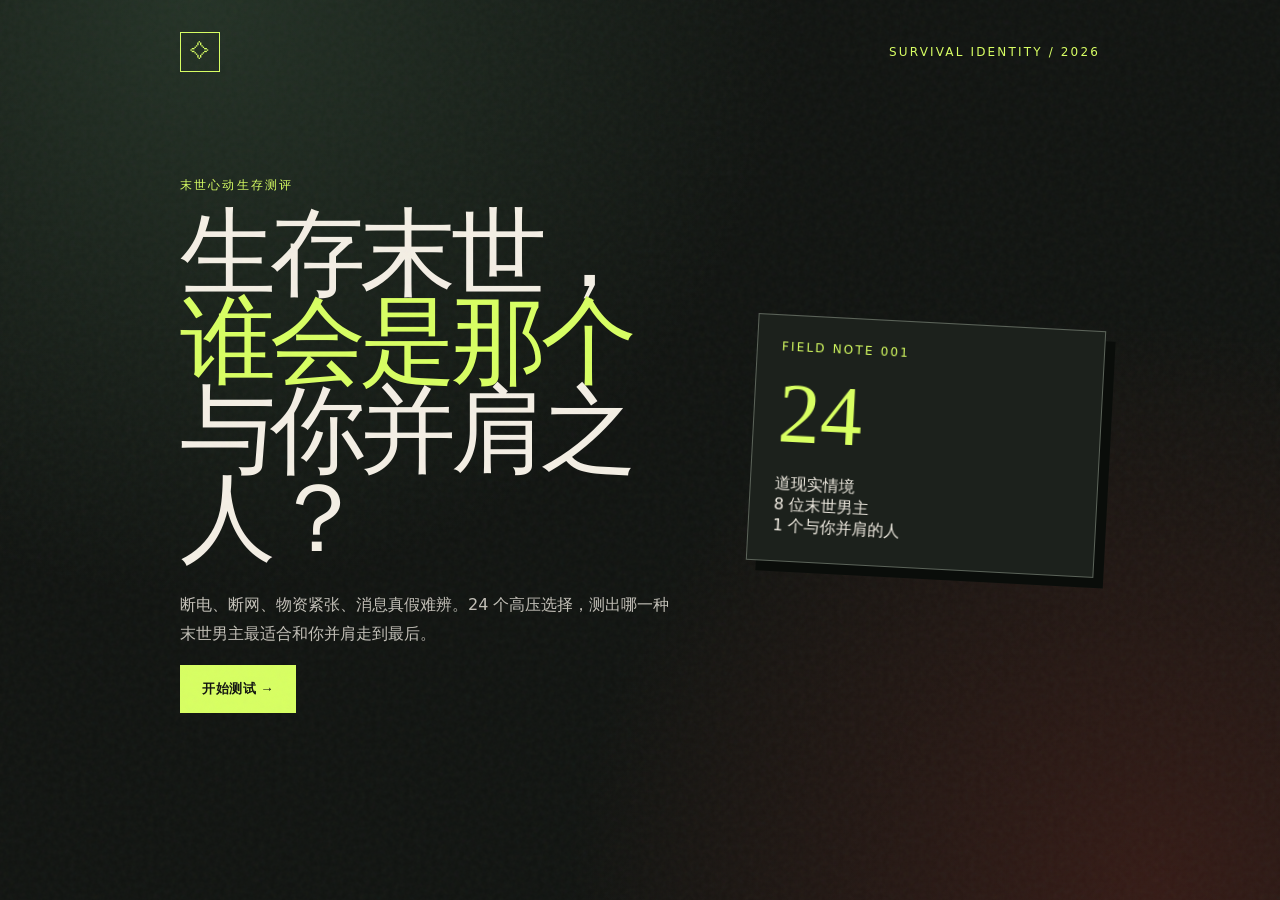
<file: index.html>
<!doctype html><html lang="zh-CN"><head><meta charset="UTF-8"><meta name="viewport" content="width=device-width,initial-scale=1"><title>末日生存测评</title><link rel="stylesheet" href="styles.css"></head><body><div class="grain"></div><main id="app"></main><script src="supabase-client.js"></script><script src="app.js"></script></body></html>
</file>
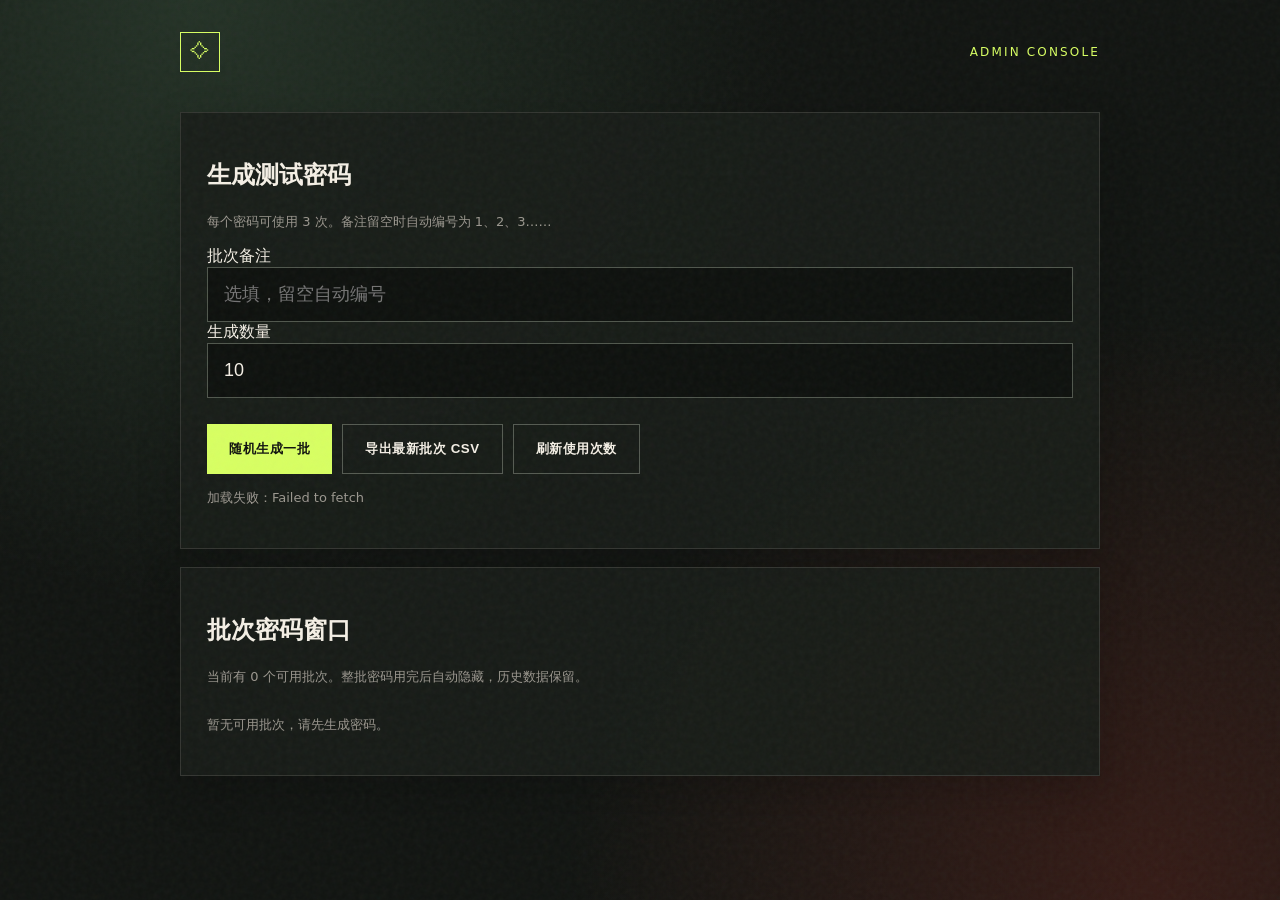
<file: admin.html>
<!doctype html><html lang="zh-CN"><head><meta charset="UTF-8"><meta name="viewport" content="width=device-width,initial-scale=1"><title>末日生存测评｜管理员后台</title><link rel="stylesheet" href="styles.css"></head><body><div class="grain"></div><main id="adminApp"></main><script src="supabase-client.js"></script><script src="admin.js" defer></script></body></html>
</file>
<file: styles.css>
:root{--ink:#f4efe5;--muted:#9b978f;--line:#343631;--bg:#111411;--accent:#d8ff62;--accent2:#ff704d;--panel:#191d19;--serif:Georgia,"Times New Roman",serif;--sans:"Segoe UI",system-ui,sans-serif}*{box-sizing:border-box}body{margin:0;background:radial-gradient(circle at 15% 0,#243226 0,transparent 42%),radial-gradient(circle at 90% 100%,#351b16 0,transparent 40%),var(--bg);color:var(--ink);font-family:var(--sans);min-height:100vh}.grain{position:fixed;inset:0;pointer-events:none;opacity:.08;background-image:url("data:image/svg+xml,%3Csvg viewBox='0 0 180 180' xmlns='http://www.w3.org/2000/svg'%3E%3Cfilter id='n'%3E%3CfeTurbulence type='fractalNoise' baseFrequency='.9' numOctaves='3' stitchTiles='stitch'/%3E%3C/filter%3E%3Crect width='100%25' height='100%25' filter='url(%23n)' opacity='.5'/%3E%3C/svg%3E")}.wrap{width:min(920px,calc(100% - 32px));margin:0 auto}.shell{padding:28px 0 50px}.eyebrow{color:var(--accent);font-size:12px;letter-spacing:.18em;text-transform:uppercase}.brand{display:flex;justify-content:space-between;align-items:center;padding:4px 0 40px}.brand-mark{width:40px;height:40px;border:1px solid var(--accent);display:grid;place-items:center;font-family:var(--serif);font-size:22px;color:var(--accent)}.hero{min-height:74vh;display:grid;align-items:center;grid-template-columns:1.2fr .8fr;gap:50px}.hero h1{font:clamp(50px,8vw,96px)/.92 var(--serif);letter-spacing:-.06em;margin:16px 0 28px;font-weight:400}.hero h1 em{color:var(--accent);font-style:normal}.hero p{color:#c3c0b8;line-height:1.8;max-width:500px}.stamp{border:1px solid #5b6359;padding:24px;transform:rotate(3deg);background:#1c211c;box-shadow:10px 10px 0 #0a0d0a}.stamp .big{font:84px/1 var(--serif);color:var(--accent);margin:18px 0}.btn{border:0;background:var(--accent);color:#10130f;padding:15px 22px;font-weight:700;letter-spacing:.04em;cursor:pointer;transition:.2s;display:inline-flex;align-items:center;gap:8px}.btn:hover{transform:translateY(-2px);box-shadow:5px 5px 0 #647b2e}.btn.ghost{background:transparent;color:var(--ink);border:1px solid #555b52}.btn.orange{background:var(--accent2);color:#fff}.panel{background:rgba(25,29,25,.88);border:1px solid var(--line);padding:26px;box-shadow:0 15px 40px rgba(0,0,0,.2)}.auth{max-width:560px;margin:12vh auto}.auth h2,.result h2{font:44px/.98 var(--serif);font-weight:400;margin:12px 0 16px}.input{width:100%;background:#0e110e;border:1px solid #50574d;color:var(--ink);padding:16px;font-size:18px;outline:none}.input:focus{border-color:var(--accent)}.hint{color:var(--muted);font-size:13px;line-height:1.7}.error{color:#ff8d6d;min-height:22px}.quiz{max-width:760px;margin:0 auto}.topline{display:flex;justify-content:space-between;color:var(--muted);font-size:13px;margin-bottom:18px}.progress{height:4px;background:#2b302b;margin-bottom:34px}.progress i{display:block;height:100%;background:var(--accent);transition:width .3s}.question{font:clamp(30px,5vw,54px)/1.1 var(--serif);margin:0 0 28px;font-weight:400}.option{width:100%;text-align:left;background:#171b17;border:1px solid #343a34;color:var(--ink);padding:18px;margin:8px 0;cursor:pointer;display:flex;gap:14px;line-height:1.5;font-size:16px;transition:.2s}.option span{color:var(--accent);font-weight:bold}.option:hover,.option.selected{border-color:var(--accent);background:#222b20}.nav{display:flex;justify-content:space-between;gap:12px;margin-top:28px}.result{max-width:850px;margin:0 auto}.result-hero{display:grid;grid-template-columns:1fr 1fr;gap:24px;align-items:stretch}.identity{border:1px solid #68735f;background:linear-gradient(145deg,#273523,#151b15);padding:28px;min-height:300px}.identity h1{font:clamp(44px,7vw,78px)/.9 var(--serif);font-weight:400;margin:18px 0}.match{font-size:48px;color:var(--accent);font-family:var(--serif)}.quote{font:22px/1.5 var(--serif);color:#e5e0d5}.analysis h3{font-size:14px;letter-spacing:.1em;color:var(--accent);text-transform:uppercase}.analysis p{line-height:1.8;color:#ccc8bd}.bars{margin-top:20px}.bar{margin:15px 0}.bar-head{display:flex;justify-content:space-between;font-size:13px;color:#c6c3ba}.track{height:7px;background:#2e332d;margin-top:7px}.track i{display:block;height:100%;background:var(--accent2)}.result-actions{display:flex;flex-wrap:wrap;gap:10px;margin-top:26px}.modal{position:fixed;inset:0;background:rgba(0,0,0,.72);display:grid;place-items:center;padding:20px;z-index:10}.modal .panel{max-width:500px}.close{float:right;background:none;color:var(--muted);border:0;font-size:25px;cursor:pointer}@media(max-width:700px){.hero,.result-hero{grid-template-columns:1fr;gap:28px}.hero{min-height:auto;padding:34px 0 60px}.stamp{max-width:330px;margin:0 auto}.brand{padding-bottom:20px}.panel{padding:20px}.question{font-size:34px}.nav .btn{flex:1;justify-content:center}.result-actions .btn{flex:1;justify-content:center;min-width:140px}}
.identity-art{width:100%;display:block;border:1px solid #465243;margin:-4px 0 24px;aspect-ratio:16/10;object-fit:cover}
</file>
